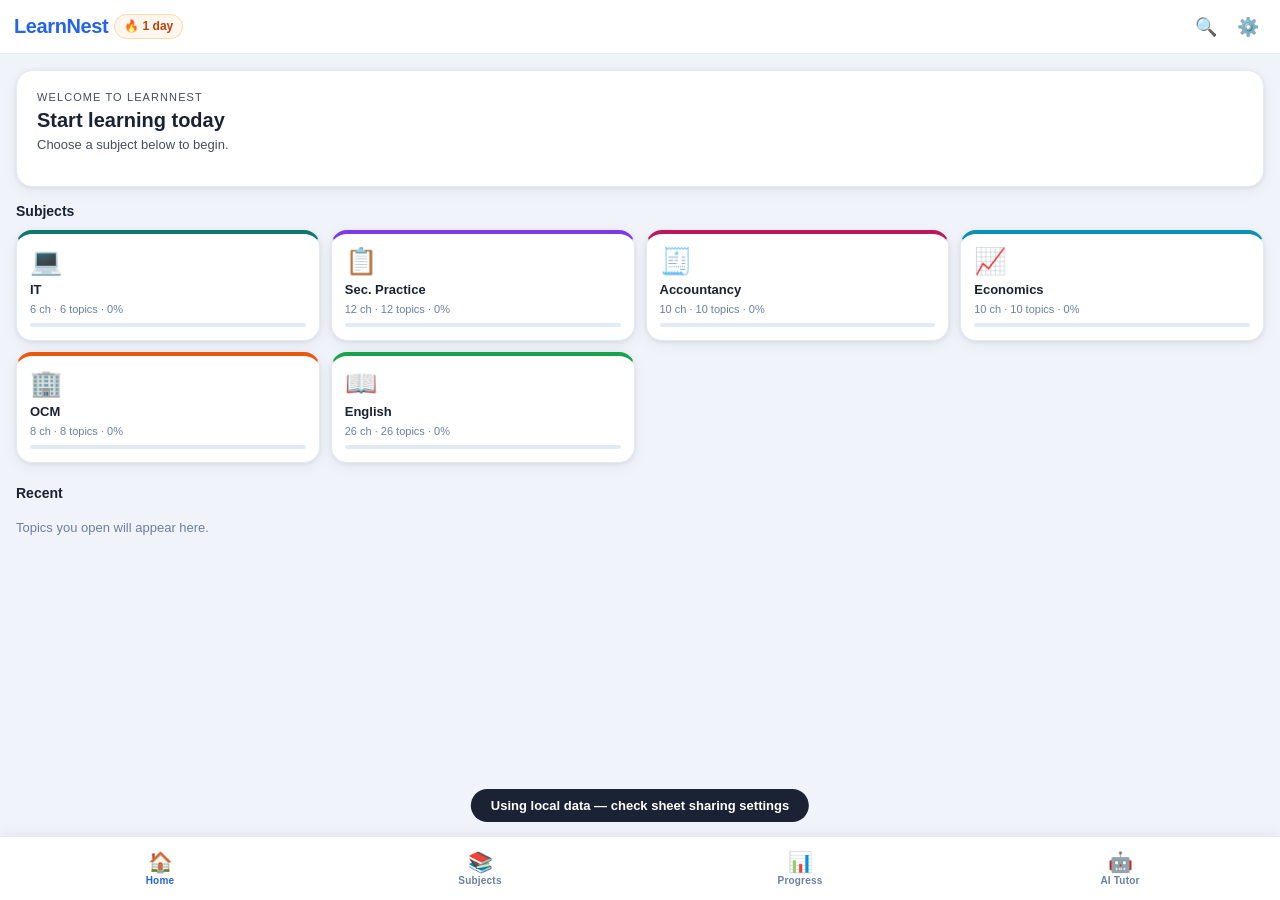
<file: index.html>
<!DOCTYPE html>
<html lang="en">
<head>
  <meta charset="UTF-8">
  <meta name="viewport" content="width=device-width, initial-scale=1.0, viewport-fit=cover">
  <title>LearnNest</title>
  <link rel="stylesheet" href="styles.css">
  <link rel="manifest" href="manifest.json">
</head>
<body>

  <!-- Splash / loading screen -->
  <div id="app-loader" class="loader-screen">
    <div class="loader-logo">LearnNest</div>
    <div class="loader-skel-stack">
      <div class="skel skel-wide"></div>
      <div class="skel skel-card"></div>
      <div class="skel skel-card skel-short"></div>
    </div>
  </div>

  <!-- Main app (hidden until data loads) -->
  <div id="app-shell" class="app-shell" style="display:none">

    <!-- ── SCREEN: Home ───────────────────────────────────────── -->
    <div id="screen-home" class="screen active">
      <header class="app-header">
        <div class="app-header-left">
          <span class="app-logo">LearnNest</span>
          <span id="streak-badge" class="streak-badge"></span>
        </div>
        <div class="app-header-right">
          <button id="search-toggle" class="icon-btn" aria-label="Search" title="Search">🔍</button>
          <a href="parent.html" class="icon-btn" title="Parent upload">⚙️</a>
        </div>
      </header>
      <div id="search-bar" class="search-bar" style="display:none">
        <input id="search-input" type="text" placeholder="Search subjects, chapters, topics…" autocomplete="off">
        <button id="search-clear" class="icon-btn">✕</button>
      </div>
      <div class="screen-scroll">
        <div id="continue-card" class="continue-card-wrap"></div>
        <div id="focus-card" class="focus-card" style="display:none"></div>
        <section class="home-section">
          <h2 class="section-title">Subjects</h2>
          <div id="subject-grid" class="subject-grid"></div>
        </section>
        <section class="home-section" id="revision-section" style="display:none">
          <h2 class="section-title">
            Needs Revision
            <span id="revision-count" class="count-badge"></span>
          </h2>
          <div id="revision-list" class="list-stack"></div>
        </section>
        <section class="home-section">
          <h2 class="section-title">Recent</h2>
          <div id="recent-list"></div>
        </section>
      </div>
    </div>

    <!-- ── SCREEN: Subject (chapter accordion) ───────────────── -->
    <div id="screen-subject" class="screen">
      <header class="screen-header">
        <button class="back-btn" id="back-subject">‹ Back</button>
        <div class="screen-title-row">
          <span id="subject-header-icon" class="subject-icon-lg"></span>
          <span id="subject-header-name" class="screen-title-text"></span>
        </div>
        <span id="subject-header-pct" class="screen-header-pct"></span>
      </header>
      <div class="screen-scroll" id="chapters-scroll">
        <div id="chapters-accordion"></div>
      </div>
    </div>

    <!-- ── SCREEN: Content viewer ─────────────────────────────── -->
    <div id="screen-viewer" class="screen">
      <header class="screen-header">
        <button class="back-btn" id="back-viewer">‹ Back</button>
        <div class="viewer-crumb" id="viewer-crumb">
          <div class="viewer-crumb-path"></div>
          <div class="viewer-crumb-topic"></div>
        </div>
        <div class="viewer-actions">
          <button id="bookmark-btn" class="icon-btn" title="Bookmark"></button>
          <button id="complete-btn" class="pill-btn" type="button"></button>
        </div>
      </header>
      <div class="topic-nav-bar">
        <button id="prev-btn" class="topic-nav-btn" title="Previous topic">‹</button>
        <span id="topic-nav-label" class="topic-nav-label"></span>
        <button id="next-btn" class="topic-nav-btn" title="Next topic">›</button>
      </div>
      <div class="screen-scroll" id="viewer-scroll">
        <div id="viewer-summary"></div>
        <div id="viewer-cards"></div>
        <div style="height:88px"></div>
      </div>
      <!-- Floating notes button -->
      <button id="notes-fab" class="notes-fab" title="Study notes">📝</button>
      <!-- Notes overlay + drawer -->
      <div id="notes-overlay" class="notes-overlay"></div>
      <div id="notes-drawer" class="notes-drawer">
        <div class="notes-drawer-hdr">
          <span class="notes-drawer-title">Study Notes</span>
          <button id="notes-close" class="icon-btn">✕</button>
        </div>
        <textarea id="notes-ta" class="notes-ta" placeholder="Write revision notes, formulas, definitions…"></textarea>
      </div>
    </div>

    <!-- ── SCREEN: Progress ───────────────────────────────────── -->
    <div id="screen-progress" class="screen">
      <header class="app-header">
        <span class="app-logo">Progress</span>
      </header>
      <div class="screen-scroll">
        <div id="progress-stats" class="stats-row"></div>
        <section class="home-section">
          <h2 class="section-title">By Subject</h2>
          <div id="progress-bars"></div>
        </section>
        <section class="home-section" id="progress-revision-section" style="display:none">
          <h2 class="section-title">Needs Revision</h2>
          <div id="progress-revision-list" class="list-stack"></div>
        </section>
        <section class="home-section">
          <h2 class="section-title">Bookmarks</h2>
          <div id="bookmarks-list"></div>
        </section>
      </div>
    </div>

    <!-- ── Bottom navigation ──────────────────────────────────── -->
    <nav class="bottom-nav">
      <button class="nav-btn active" data-nav="home">
        <span class="nav-icon">🏠</span>
        <span class="nav-label">Home</span>
      </button>
      <button class="nav-btn" data-nav="subjects">
        <span class="nav-icon">📚</span>
        <span class="nav-label">Subjects</span>
      </button>
      <button class="nav-btn" data-nav="progress">
        <span class="nav-icon">📊</span>
        <span class="nav-label">Progress</span>
      </button>
      <button class="nav-btn" data-nav="ai">
        <span class="nav-icon">🤖</span>
        <span class="nav-label">AI Tutor</span>
      </button>
    </nav>

  </div><!-- /app-shell -->

  <!-- Toast lives outside app-shell so it works during the loading phase too -->
  <div id="toast" class="toast"></div>
  <script src="app.js"></script>
  <script>
  if ('serviceWorker' in navigator) {
    window.addEventListener('load', () => {
      navigator.serviceWorker.register('/sw.js')
        .then(reg => console.log('Service Worker registered!', reg))
        .catch(err => console.log('Service Worker registration failed:', err));
    });
  }
</script>
</body>
</html>
</file>
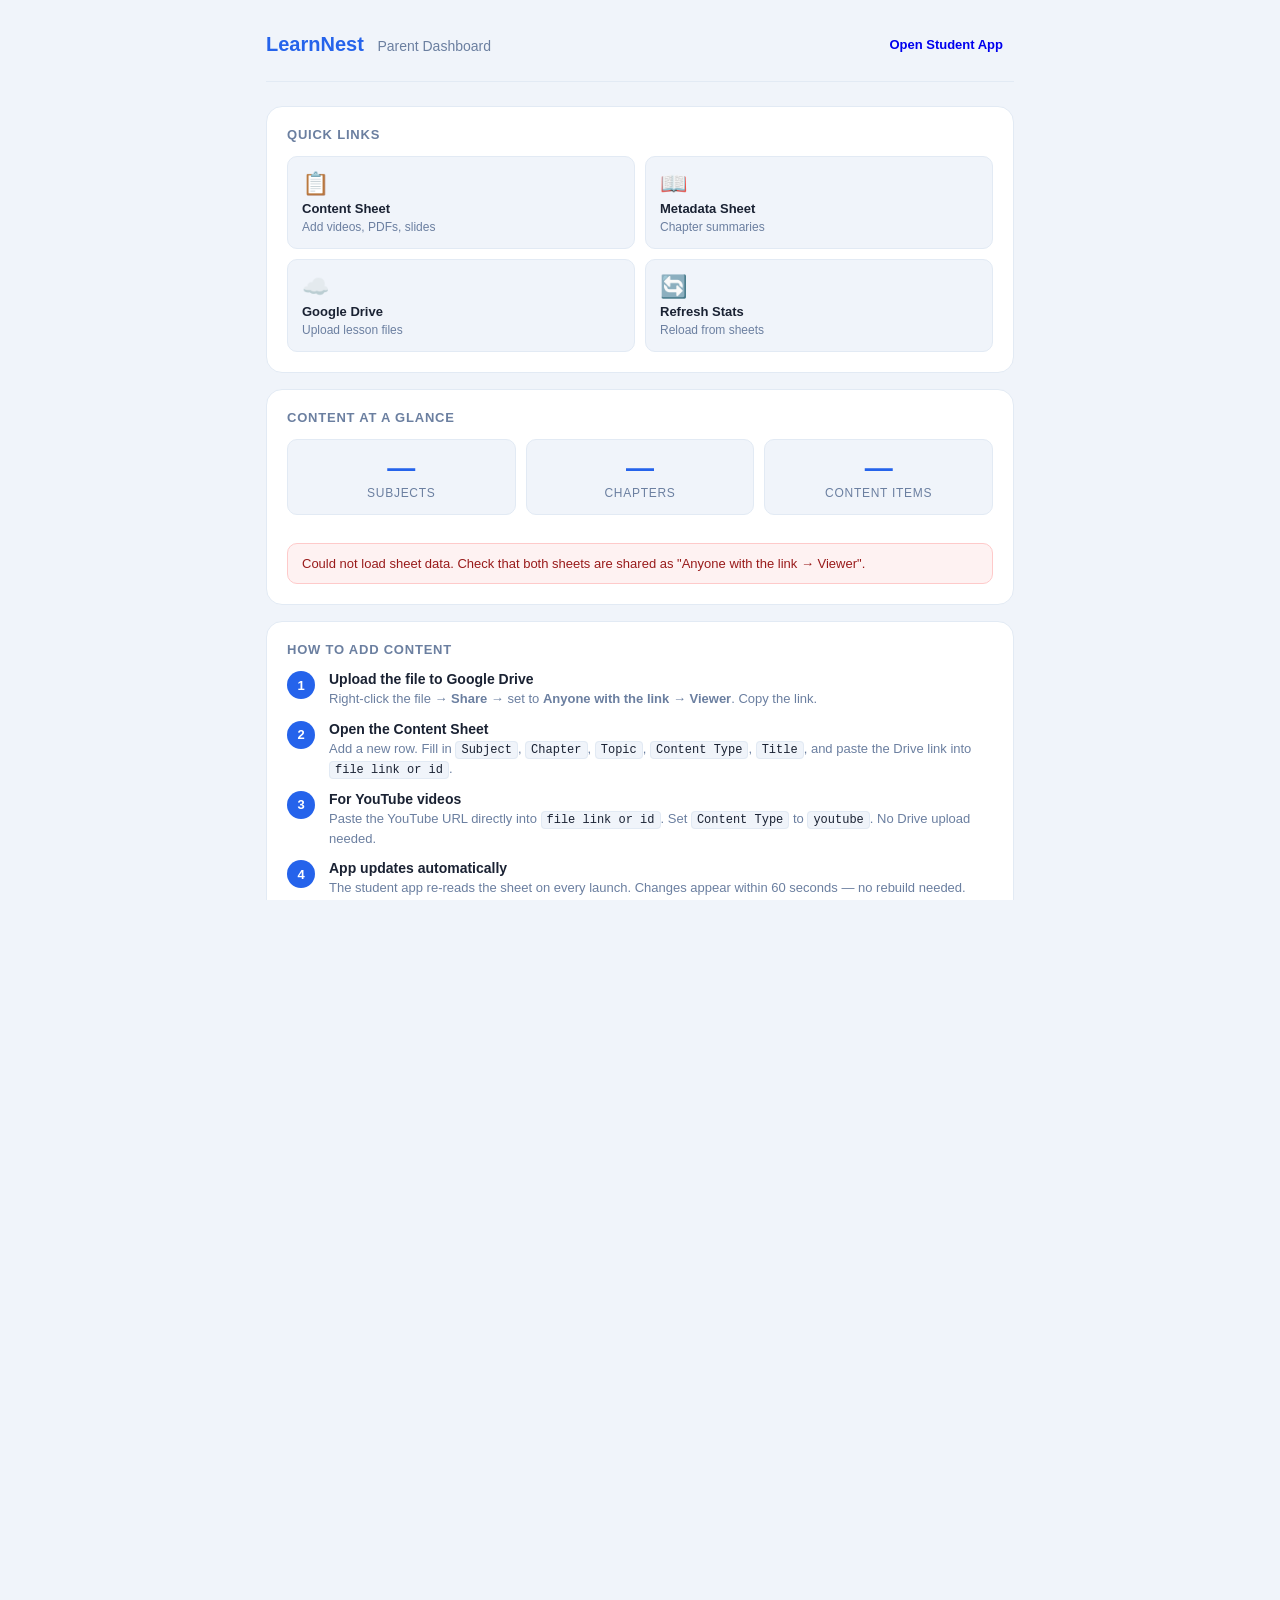
<file: parent.html>
<!DOCTYPE html>
<html lang="en">
<head>
  <meta charset="UTF-8">
  <meta name="viewport" content="width=device-width, initial-scale=1.0">
  <title>LearnNest — Parent Dashboard</title>
  <link rel="stylesheet" href="styles.css">
  <style>
    .parent-wrap       { max-width: 780px; margin: 0 auto; padding: 16px 16px 48px; }
    .parent-header     { display: flex; align-items: center; justify-content: space-between; padding: 16px 0 24px; border-bottom: 1px solid var(--border); margin-bottom: 24px; }
    .parent-logo       { font-size: 20px; font-weight: 700; color: var(--primary); }
    .parent-logo span  { font-weight: 400; color: var(--muted); font-size: 14px; margin-left: 8px; }
    .pcard             { background: var(--surface); border: 1px solid var(--border); border-radius: var(--radius); padding: 20px; margin-bottom: 16px; }
    .pcard-title       { font-size: 13px; font-weight: 600; text-transform: uppercase; letter-spacing: .06em; color: var(--muted); margin-bottom: 14px; }
    .quick-links       { display: grid; grid-template-columns: 1fr 1fr; gap: 10px; }
    .qlink             { display: flex; flex-direction: column; gap: 4px; background: var(--bg); border: 1px solid var(--border); border-radius: var(--radius-sm); padding: 14px; text-decoration: none; color: var(--text); transition: border-color .15s; }
    .qlink:hover       { border-color: var(--primary); }
    .qlink-icon        { font-size: 22px; }
    .qlink-label       { font-size: 13px; font-weight: 600; }
    .qlink-sub         { font-size: 12px; color: var(--muted); }
    .steps             { display: flex; flex-direction: column; gap: 12px; }
    .step              { display: flex; gap: 14px; align-items: flex-start; }
    .step-num          { flex-shrink: 0; width: 28px; height: 28px; border-radius: 50%; background: var(--primary); color: #fff; font-size: 13px; font-weight: 700; display: flex; align-items: center; justify-content: center; }
    .step-body         { flex: 1; }
    .step-title        { font-size: 14px; font-weight: 600; margin-bottom: 2px; }
    .step-desc         { font-size: 13px; color: var(--muted); line-height: 1.5; }
    .step-desc code    { background: var(--bg); border: 1px solid var(--border); border-radius: 4px; padding: 1px 5px; font-size: 12px; color: var(--text); }
    .type-table        { width: 100%; border-collapse: collapse; font-size: 13px; }
    .type-table th     { text-align: left; font-size: 11px; font-weight: 600; text-transform: uppercase; letter-spacing: .05em; color: var(--muted); padding: 6px 10px; border-bottom: 1px solid var(--border); }
    .type-table td     { padding: 8px 10px; border-bottom: 1px solid var(--border); vertical-align: top; }
    .type-table tr:last-child td { border-bottom: none; }
    .type-tag          { display: inline-block; background: var(--primary-soft); color: var(--primary); border-radius: 4px; padding: 2px 7px; font-size: 12px; font-weight: 600; font-family: monospace; }
    .stats-grid        { display: grid; grid-template-columns: repeat(3, 1fr); gap: 10px; margin-bottom: 16px; }
    .stat-box          { background: var(--bg); border: 1px solid var(--border); border-radius: var(--radius-sm); padding: 14px; text-align: center; }
    .stat-num          { font-size: 28px; font-weight: 700; color: var(--primary); line-height: 1; }
    .stat-label        { font-size: 12px; color: var(--muted); margin-top: 4px; }
    .subject-rows      { display: flex; flex-direction: column; gap: 8px; }
    .subject-row       { display: flex; align-items: center; gap: 10px; background: var(--bg); border: 1px solid var(--border); border-radius: var(--radius-sm); padding: 10px 14px; }
    .subject-dot       { width: 10px; height: 10px; border-radius: 50%; flex-shrink: 0; }
    .subject-name      { flex: 1; font-size: 13px; font-weight: 600; }
    .subject-counts    { font-size: 12px; color: var(--muted); text-align: right; }
    .pill-status       { display: inline-block; padding: 2px 8px; border-radius: 20px; font-size: 11px; font-weight: 600; }
    .pill-ok           { background: #dcfce7; color: #166534; }
    .pill-warn         { background: #fef9c3; color: #854d0e; }
    .loading-msg       { color: var(--muted); font-size: 13px; padding: 12px 0; }
    .alert-box         { background: #fef2f2; border: 1px solid #fecaca; border-radius: var(--radius-sm); padding: 12px 14px; font-size: 13px; color: #991b1b; margin-top: 12px; display: none; }
    @media (max-width: 480px) {
      .quick-links    { grid-template-columns: 1fr; }
      .stats-grid     { grid-template-columns: repeat(3, 1fr); }
    }
  </style>
</head>
<body>
<div class="parent-wrap">

  <header class="parent-header">
    <div>
      <div class="parent-logo">LearnNest <span>Parent Dashboard</span></div>
    </div>
    <a href="index.html" class="pill-btn" style="text-decoration:none;font-size:13px;">Open Student App</a>
  </header>

  <!-- Quick Links -->
  <div class="pcard">
    <div class="pcard-title">Quick Links</div>
    <div class="quick-links">
      <a class="qlink" href="https://docs.google.com/spreadsheets/d/1LfxDKr9vX0inr6FgahPC5wyIHwjfaeQHtPhd0oEGmy0/edit" target="_blank" rel="noopener">
        <span class="qlink-icon">📋</span>
        <span class="qlink-label">Content Sheet</span>
        <span class="qlink-sub">Add videos, PDFs, slides</span>
      </a>
      <a class="qlink" href="https://docs.google.com/spreadsheets/d/1ETh_n0VZLEWJFXk31bbhsb34zKZ6Q-REA7bLPHTwnKM/edit" target="_blank" rel="noopener">
        <span class="qlink-icon">📖</span>
        <span class="qlink-label">Metadata Sheet</span>
        <span class="qlink-sub">Chapter summaries</span>
      </a>
      <a class="qlink" href="https://drive.google.com" target="_blank" rel="noopener">
        <span class="qlink-icon">☁️</span>
        <span class="qlink-label">Google Drive</span>
        <span class="qlink-sub">Upload lesson files</span>
      </a>
      <a class="qlink" id="refresh-link" href="#" onclick="loadStats(); return false;">
        <span class="qlink-icon">🔄</span>
        <span class="qlink-label">Refresh Stats</span>
        <span class="qlink-sub">Reload from sheets</span>
      </a>
    </div>
  </div>

  <!-- Live Stats -->
  <div class="pcard">
    <div class="pcard-title">Content at a Glance</div>
    <div class="stats-grid">
      <div class="stat-box"><div class="stat-num" id="stat-subjects">—</div><div class="stat-label">Subjects</div></div>
      <div class="stat-box"><div class="stat-num" id="stat-chapters">—</div><div class="stat-label">Chapters</div></div>
      <div class="stat-box"><div class="stat-num" id="stat-items">—</div><div class="stat-label">Content Items</div></div>
    </div>
    <div class="subject-rows" id="subject-rows">
      <p class="loading-msg">Loading from Google Sheets…</p>
    </div>
    <div class="alert-box" id="stats-error">Could not load sheet data. Check that both sheets are shared as "Anyone with the link → Viewer".</div>
  </div>

  <!-- How to add content -->
  <div class="pcard">
    <div class="pcard-title">How to Add Content</div>
    <div class="steps">
      <div class="step">
        <div class="step-num">1</div>
        <div class="step-body">
          <div class="step-title">Upload the file to Google Drive</div>
          <div class="step-desc">Right-click the file → <strong>Share</strong> → set to <strong>Anyone with the link → Viewer</strong>. Copy the link.</div>
        </div>
      </div>
      <div class="step">
        <div class="step-num">2</div>
        <div class="step-body">
          <div class="step-title">Open the Content Sheet</div>
          <div class="step-desc">Add a new row. Fill in <code>Subject</code>, <code>Chapter</code>, <code>Topic</code>, <code>Content Type</code>, <code>Title</code>, and paste the Drive link into <code>file link or id</code>.</div>
        </div>
      </div>
      <div class="step">
        <div class="step-num">3</div>
        <div class="step-body">
          <div class="step-title">For YouTube videos</div>
          <div class="step-desc">Paste the YouTube URL directly into <code>file link or id</code>. Set <code>Content Type</code> to <code>youtube</code>. No Drive upload needed.</div>
        </div>
      </div>
      <div class="step">
        <div class="step-num">4</div>
        <div class="step-body">
          <div class="step-title">App updates automatically</div>
          <div class="step-desc">The student app re-reads the sheet on every launch. Changes appear within 60 seconds — no rebuild needed.</div>
        </div>
      </div>
      <div class="step">
        <div class="step-num">5</div>
        <div class="step-body">
          <div class="step-title">Add a chapter summary (optional)</div>
          <div class="step-desc">Open the Metadata Sheet and add a row with <code>Subject</code>, <code>Chapter</code>, <code>Summary</code>, and <code>Detailed Summary</code>. This appears at the top of the chapter in the student app.</div>
        </div>
      </div>
    </div>
  </div>

  <!-- Subject name reference -->
  <div class="pcard">
    <div class="pcard-title">Subject Names (use exactly as shown)</div>
    <table class="type-table">
      <thead><tr><th>In Sheet</th><th>Displayed as</th></tr></thead>
      <tbody>
        <tr><td><span class="type-tag">IT</span></td><td>Information Technology</td></tr>
        <tr><td><span class="type-tag">SP</span></td><td>Secretarial Practice</td></tr>
        <tr><td><span class="type-tag">Accountancy</span></td><td>Book-Keeping &amp; Accountancy</td></tr>
        <tr><td><span class="type-tag">Economics</span></td><td>Economics</td></tr>
        <tr><td><span class="type-tag">OCM</span></td><td>Organisation of Commerce &amp; Management</td></tr>
        <tr><td><span class="type-tag">English</span></td><td>English Yuvakbharati</td></tr>
      </tbody>
    </table>
  </div>

  <!-- Content type reference -->
  <div class="pcard">
    <div class="pcard-title">Content Type Reference</div>
    <table class="type-table">
      <thead><tr><th>Content Type</th><th>What to put in "file link or id"</th></tr></thead>
      <tbody>
        <tr><td><span class="type-tag">youtube</span></td><td>YouTube video URL (auto-detected)</td></tr>
        <tr><td><span class="type-tag">pdf</span></td><td>Google Drive PDF link or file ID</td></tr>
        <tr><td><span class="type-tag">pptx</span></td><td>Google Drive PowerPoint link or file ID</td></tr>
        <tr><td><span class="type-tag">docx</span></td><td>Google Drive Word doc link or file ID</td></tr>
        <tr><td><span class="type-tag">xlsx</span></td><td>Google Drive Excel link or file ID</td></tr>
        <tr><td><span class="type-tag">gdoc</span></td><td>Google Docs URL (auto-detected)</td></tr>
        <tr><td><span class="type-tag">gslides</span></td><td>Google Slides URL (auto-detected)</td></tr>
        <tr><td><span class="type-tag">gsheet</span></td><td>Google Sheets URL (auto-detected)</td></tr>
        <tr><td><span class="type-tag">audio</span></td><td>Google Drive audio file link or file ID</td></tr>
        <tr><td><span class="type-tag">image</span></td><td>Google Drive image link or file ID</td></tr>
        <tr><td><span class="type-tag">link</span></td><td>Any external URL</td></tr>
      </tbody>
    </table>
  </div>

</div><!-- /parent-wrap -->

<script src="parent.js"></script>
</body>
</html>
</file>
<file: styles.css>
*, *::before, *::after { box-sizing: border-box; margin: 0; padding: 0; }

:root {
  --bg:          #f0f4fa;
  --surface:     #ffffff;
  --border:      #e2eaf4;
  --text:        #1a2233;
  --muted:       #6b7fa0;
  --primary:     #2563eb;
  --primary-soft:#eff6ff;
  --success:     #16a34a;
  --warning:     #d97706;
  --nav-h:       64px;
  --hdr-h:       54px;
  --radius:      16px;
  --radius-sm:   10px;
  --shadow:      0 1px 4px rgba(0,0,0,0.08), 0 4px 16px rgba(0,0,0,0.05);
}

html, body {
  height: 100%;
  font-family: -apple-system, BlinkMacSystemFont, "Segoe UI", Roboto, Arial, sans-serif;
  background: var(--bg);
  color: var(--text);
  -webkit-font-smoothing: antialiased;
  overflow: hidden;
}

button, input, textarea { font: inherit; }

/* ── Loader ──────────────────────────────────────────────────── */
.loader-screen {
  position: fixed;
  inset: 0;
  background: var(--primary);
  display: flex;
  flex-direction: column;
  align-items: center;
  justify-content: center;
  gap: 32px;
  z-index: 9999;
}
.loader-logo {
  color: #fff;
  font-size: 30px;
  font-weight: 800;
  letter-spacing: -0.5px;
}
.loader-skel-stack {
  width: min(300px, 80vw);
  display: flex;
  flex-direction: column;
  gap: 12px;
}
.skel {
  background: rgba(255,255,255,0.18);
  border-radius: 10px;
  animation: pulse 1.4s ease-in-out infinite;
}
.skel-wide  { height: 18px; width: 55%; }
.skel-card  { height: 80px; }
.skel-short { width: 75%; }
@keyframes pulse { 0%,100% { opacity: 0.4; } 50% { opacity: 0.9; } }

/* ── App shell ───────────────────────────────────────────────── */
.app-shell {
  position: fixed;
  inset: 0;
  display: flex;
  flex-direction: column;
  overflow: hidden;
}

/* ── Screens ─────────────────────────────────────────────────── */
.screen {
  position: absolute;
  inset: 0;
  bottom: var(--nav-h);
  display: none;
  flex-direction: column;
  background: var(--bg);
  overflow: hidden;
}
.screen.active { display: flex; }

.screen-scroll {
  flex: 1;
  overflow-y: auto;
  -webkit-overflow-scrolling: touch;
  padding: 16px 16px 24px;
}

/* ── Headers ─────────────────────────────────────────────────── */
.app-header {
  display: flex;
  align-items: center;
  justify-content: space-between;
  height: var(--hdr-h);
  padding: 0 14px;
  background: var(--surface);
  border-bottom: 1px solid var(--border);
  flex-shrink: 0;
}
.app-logo {
  font-size: 20px;
  font-weight: 800;
  color: var(--primary);
  letter-spacing: -0.4px;
}
.app-header-left, .app-header-right {
  display: flex;
  align-items: center;
  gap: 6px;
}

.screen-header {
  display: flex;
  align-items: center;
  gap: 8px;
  height: var(--hdr-h);
  padding: 0 10px 0 6px;
  background: var(--surface);
  border-bottom: 1px solid var(--border);
  flex-shrink: 0;
  overflow: hidden;
}
.screen-title-row {
  flex: 1;
  display: flex;
  align-items: center;
  gap: 8px;
  min-width: 0;
}
.screen-title-text {
  font-size: 15px;
  font-weight: 700;
  white-space: nowrap;
  overflow: hidden;
  text-overflow: ellipsis;
}
.screen-header-pct {
  font-size: 12px;
  color: var(--muted);
  white-space: nowrap;
  flex-shrink: 0;
}
.back-btn {
  background: none;
  border: none;
  color: var(--primary);
  font-size: 15px;
  font-weight: 600;
  cursor: pointer;
  padding: 8px 6px;
  white-space: nowrap;
  flex-shrink: 0;
}
.icon-btn {
  display: inline-flex;
  align-items: center;
  justify-content: center;
  background: none;
  border: none;
  cursor: pointer;
  padding: 7px;
  font-size: 18px;
  border-radius: 8px;
  color: var(--muted);
  text-decoration: none;
  -webkit-tap-highlight-color: transparent;
}
.icon-btn:active { background: var(--bg); }
.subject-icon-lg { font-size: 22px; flex-shrink: 0; }

/* ── Search bar ──────────────────────────────────────────────── */
.search-bar {
  display: flex;
  align-items: center;
  gap: 8px;
  padding: 8px 14px;
  background: var(--surface);
  border-bottom: 1px solid var(--border);
  flex-shrink: 0;
}
.search-bar input {
  flex: 1;
  border: 1px solid var(--border);
  border-radius: var(--radius-sm);
  padding: 9px 13px;
  background: var(--bg);
  outline: none;
  font-size: 14px;
  color: var(--text);
}
.search-bar input:focus { border-color: var(--primary); }

/* ── Streak badge ────────────────────────────────────────────── */
.streak-badge {
  background: #fff7ed;
  color: #c2410c;
  border: 1px solid #fed7aa;
  border-radius: 999px;
  padding: 3px 9px;
  font-size: 12px;
  font-weight: 700;
  line-height: 1.4;
}

/* ── Continue card ───────────────────────────────────────────── */
.continue-card-wrap { margin-bottom: 16px; }

.continue-card {
  border-radius: var(--radius);
  padding: 20px;
  color: #fff;
  cursor: pointer;
  position: relative;
  overflow: hidden;
  box-shadow: var(--shadow);
  -webkit-tap-highlight-color: transparent;
}
.continue-card::after {
  content: '';
  position: absolute;
  top: -40px; right: -40px;
  width: 130px; height: 130px;
  background: rgba(255,255,255,0.07);
  border-radius: 50%;
  pointer-events: none;
}
.continue-card-empty {
  background: var(--surface);
  border: 1px solid var(--border);
  color: var(--text);
  cursor: default;
}
.cc-eyebrow {
  font-size: 11px;
  text-transform: uppercase;
  letter-spacing: 0.1em;
  opacity: 0.8;
  margin-bottom: 5px;
}
.cc-topic {
  font-size: 20px;
  font-weight: 800;
  line-height: 1.2;
  margin-bottom: 5px;
}
.cc-meta {
  font-size: 13px;
  opacity: 0.8;
  margin-bottom: 14px;
}
.cc-progress {
  height: 5px;
  background: rgba(255,255,255,0.25);
  border-radius: 999px;
  overflow: hidden;
  margin-bottom: 14px;
}
.cc-progress-fill {
  height: 100%;
  background: #fff;
  border-radius: 999px;
  transition: width 0.5s;
}
.cc-btn {
  display: inline-flex;
  align-items: center;
  gap: 5px;
  background: rgba(255,255,255,0.18);
  color: #fff;
  border: 1px solid rgba(255,255,255,0.3);
  border-radius: var(--radius-sm);
  padding: 8px 16px;
  font-size: 14px;
  font-weight: 600;
  cursor: pointer;
}

/* ── Focus card ──────────────────────────────────────────────── */
.focus-card {
  background: #fffbeb;
  border: 1px solid #fcd34d;
  border-radius: var(--radius);
  padding: 14px 16px;
  margin-bottom: 16px;
  display: flex;
  align-items: center;
  gap: 12px;
  cursor: pointer;
  -webkit-tap-highlight-color: transparent;
}
.focus-card:active { background: #fef3c7; }
.focus-icon { font-size: 26px; flex-shrink: 0; }
.focus-body strong { display: block; font-size: 14px; font-weight: 700; margin-bottom: 2px; }
.focus-body span { font-size: 12px; color: var(--muted); }

/* ── Section ─────────────────────────────────────────────────── */
.home-section { margin-bottom: 22px; }
.section-title {
  font-size: 14px;
  font-weight: 700;
  color: var(--text);
  margin-bottom: 11px;
  display: flex;
  align-items: center;
  gap: 8px;
}
.count-badge {
  background: var(--primary);
  color: #fff;
  border-radius: 999px;
  font-size: 11px;
  font-weight: 700;
  padding: 2px 7px;
  line-height: 1.4;
}

/* ── Subject grid ────────────────────────────────────────────── */
.subject-grid {
  display: grid;
  grid-template-columns: 1fr 1fr;
  gap: 11px;
}
.subject-card {
  background: var(--surface);
  border: 1px solid var(--border);
  border-top: 4px solid var(--sc, var(--primary));
  border-radius: var(--radius);
  padding: 14px 13px 13px;
  text-align: left;
  cursor: pointer;
  box-shadow: var(--shadow);
  -webkit-tap-highlight-color: transparent;
  transition: transform 0.12s;
}
.subject-card:active { transform: scale(0.97); }
.sc-icon {
  font-size: 26px;
  display: block;
  margin-bottom: 8px;
  line-height: 1;
}
.sc-name {
  display: block;
  font-size: 13px;
  font-weight: 700;
  line-height: 1.3;
  margin-bottom: 4px;
  color: var(--text);
  word-break: break-word;
}
.sc-meta {
  display: block;
  font-size: 11px;
  color: var(--muted);
  margin-bottom: 8px;
}
.sc-bar {
  height: 4px;
  background: var(--border);
  border-radius: 999px;
  overflow: hidden;
}
.sc-bar-fill {
  height: 100%;
  background: var(--sc, var(--primary));
  border-radius: 999px;
}

/* ── List items (recent, revision, bookmarks) ────────────────── */
.list-stack { display: flex; flex-direction: column; gap: 8px; }

.list-item {
  display: flex;
  align-items: center;
  gap: 11px;
  background: var(--surface);
  border: 1px solid var(--border);
  border-radius: var(--radius-sm);
  padding: 11px 13px;
  cursor: pointer;
  text-align: left;
  width: 100%;
  box-shadow: var(--shadow);
  -webkit-tap-highlight-color: transparent;
}
.list-item:active { background: var(--primary-soft); }

.li-dot {
  width: 9px;
  height: 9px;
  border-radius: 50%;
  flex-shrink: 0;
}
.dot-done     { background: var(--success); }
.dot-progress { background: var(--primary); }
.dot-empty    { background: var(--border); border: 1px solid var(--muted); }
.dot-revision { background: var(--warning); }

.li-body { flex: 1; min-width: 0; }
.li-kicker {
  font-size: 10px;
  text-transform: uppercase;
  letter-spacing: 0.07em;
  color: var(--primary);
  font-weight: 700;
  margin-bottom: 2px;
}
.li-title {
  font-size: 14px;
  font-weight: 600;
  white-space: nowrap;
  overflow: hidden;
  text-overflow: ellipsis;
}
.li-meta { font-size: 11px; color: var(--muted); margin-top: 1px; }
.li-arrow { color: var(--muted); font-size: 18px; flex-shrink: 0; }

.empty-note { color: var(--muted); font-size: 13px; padding: 8px 0; }

/* ── Chapter accordion ───────────────────────────────────────── */
.chapter-card {
  background: var(--surface);
  border: 1px solid var(--border);
  border-radius: var(--radius);
  margin-bottom: 10px;
  overflow: hidden;
  box-shadow: var(--shadow);
}
.chapter-card-hdr {
  display: flex;
  align-items: center;
  gap: 11px;
  padding: 13px 14px;
  cursor: pointer;
  user-select: none;
  -webkit-tap-highlight-color: transparent;
}
.chapter-card-hdr:active { background: var(--bg); }

.ch-num {
  width: 34px;
  height: 34px;
  border-radius: 9px;
  display: flex;
  align-items: center;
  justify-content: center;
  font-size: 14px;
  font-weight: 800;
  flex-shrink: 0;
}
.ch-info { flex: 1; min-width: 0; }
.ch-name {
  font-size: 14px;
  font-weight: 700;
  white-space: nowrap;
  overflow: hidden;
  text-overflow: ellipsis;
  margin-bottom: 3px;
}
.ch-meta {
  font-size: 11px;
  color: var(--muted);
  margin-bottom: 5px;
}
.ch-dots { display: flex; gap: 5px; flex-wrap: wrap; }
.topic-dot {
  width: 8px;
  height: 8px;
  border-radius: 50%;
  display: inline-block;
  flex-shrink: 0;
}

.ch-right {
  display: flex;
  align-items: center;
  gap: 7px;
  flex-shrink: 0;
}
.quiz-chip {
  background: var(--primary-soft);
  color: var(--primary);
  border: 1px solid #bfdbfe;
  border-radius: 999px;
  padding: 4px 10px;
  font-size: 11px;
  font-weight: 700;
  cursor: pointer;
  white-space: nowrap;
  -webkit-tap-highlight-color: transparent;
}
.ch-chevron {
  color: var(--muted);
  font-size: 20px;
  transition: transform 0.2s;
  line-height: 1;
}
.chapter-card.open .ch-chevron { transform: rotate(90deg); }

.chapter-card-body {
  max-height: 0;
  overflow: hidden;
  transition: max-height 0.3s cubic-bezier(0.4, 0, 0.2, 1);
}
.chapter-card.open .chapter-card-body { max-height: 3000px; }

.ch-summary {
  padding: 0 14px 11px;
  font-size: 13px;
  color: var(--muted);
  line-height: 1.6;
  border-bottom: 1px solid var(--border);
}

/* ── Topic rows inside accordion ─────────────────────────────── */
.topic-row {
  display: flex;
  align-items: center;
  gap: 11px;
  padding: 11px 14px;
  border-top: 1px solid var(--border);
  cursor: pointer;
  -webkit-tap-highlight-color: transparent;
  transition: background 0.1s;
}
.topic-row:active { background: var(--primary-soft); }
.topic-row-name {
  flex: 1;
  font-size: 14px;
  font-weight: 500;
  white-space: nowrap;
  overflow: hidden;
  text-overflow: ellipsis;
}
.topic-row-name.done { color: var(--muted); text-decoration: line-through; }
.topic-type-icons { font-size: 13px; flex-shrink: 0; }
.topic-row-arrow { color: var(--muted); font-size: 16px; flex-shrink: 0; }

/* ── Viewer header ───────────────────────────────────────────── */
.viewer-crumb {
  flex: 1;
  min-width: 0;
  overflow: hidden;
}
.viewer-crumb-path {
  font-size: 11px;
  color: var(--muted);
  white-space: nowrap;
  overflow: hidden;
  text-overflow: ellipsis;
}
.viewer-crumb-topic {
  font-size: 14px;
  font-weight: 700;
  white-space: nowrap;
  overflow: hidden;
  text-overflow: ellipsis;
}
.viewer-actions {
  display: flex;
  align-items: center;
  gap: 3px;
  flex-shrink: 0;
}
.pill-btn {
  border: none;
  border-radius: 999px;
  padding: 5px 11px;
  font-size: 12px;
  font-weight: 700;
  cursor: pointer;
  white-space: nowrap;
  -webkit-tap-highlight-color: transparent;
}
.pill-done { background: #dcfce7; color: var(--success); }
.pill-todo { background: var(--primary-soft); color: var(--primary); }

/* ── Topic prev/next bar ─────────────────────────────────────── */
.topic-nav-bar {
  display: flex;
  align-items: center;
  justify-content: space-between;
  padding: 7px 14px;
  background: var(--surface);
  border-bottom: 1px solid var(--border);
  flex-shrink: 0;
}
.topic-nav-btn {
  background: none;
  border: 1px solid var(--border);
  border-radius: 8px;
  width: 34px;
  height: 34px;
  font-size: 20px;
  cursor: pointer;
  color: var(--text);
  display: flex;
  align-items: center;
  justify-content: center;
  -webkit-tap-highlight-color: transparent;
}
.topic-nav-btn:disabled { opacity: 0.28; cursor: not-allowed; }
.topic-nav-label { font-size: 12px; color: var(--muted); }

/* ── Summary card ────────────────────────────────────────────── */
.summary-card {
  background: linear-gradient(135deg, #eff6ff 0%, #f0f9ff 100%);
  border: 1px solid #bfdbfe;
  border-radius: var(--radius);
  padding: 16px;
  margin-bottom: 13px;
}
.summary-card h4 {
  font-size: 13px;
  font-weight: 700;
  color: var(--primary);
  margin-bottom: 8px;
}
.summary-lead {
  font-size: 14px;
  line-height: 1.7;
  color: var(--text);
  margin-bottom: 10px;
}
.summary-more-btn {
  font-size: 13px;
  color: var(--primary);
  font-weight: 600;
  background: none;
  border: none;
  cursor: pointer;
  padding: 0;
}
.summary-expanded {
  margin-top: 12px;
  font-size: 14px;
  line-height: 1.7;
  border-top: 1px solid var(--border);
  padding-top: 10px;
}
.summary-expanded p { margin-bottom: 8px; }

/* ── Content cards ───────────────────────────────────────────── */
.content-card {
  background: var(--surface);
  border: 1px solid var(--border);
  border-radius: var(--radius);
  padding: 15px;
  margin-bottom: 11px;
  box-shadow: var(--shadow);
}
.content-card h4 { font-size: 15px; font-weight: 700; margin-bottom: 5px; }
.resource-meta { font-size: 12px; color: var(--muted); margin-bottom: 11px; }
.content-card a {
  color: var(--primary);
  font-size: 13px;
  font-weight: 600;
  text-decoration: none;
}
.content-card a:hover { text-decoration: underline; }
.media-player {
  width: 100%;
  border-radius: var(--radius-sm);
  background: #000;
  max-height: 280px;
  margin: 9px 0 8px;
  display: block;
}
.pdf-frame {
  width: 100%;
  height: 400px;
  border: 1px solid var(--border);
  border-radius: var(--radius-sm);
  margin: 9px 0 8px;
  display: block;
}
.empty-state {
  background: #fffbeb;
  border: 1px solid #fcd34d;
  border-radius: var(--radius);
  padding: 18px;
  font-size: 14px;
  line-height: 1.7;
}
.empty-state code {
  display: inline-block;
  background: #fff;
  border: 1px solid #fcd34d;
  border-radius: 6px;
  padding: 2px 7px;
  font-size: 12px;
  word-break: break-all;
}

/* ── Floating notes button ───────────────────────────────────── */
.notes-fab {
  position: absolute;
  bottom: 18px;
  right: 14px;
  width: 50px;
  height: 50px;
  border-radius: 50%;
  background: var(--primary);
  color: #fff;
  font-size: 21px;
  border: none;
  cursor: pointer;
  box-shadow: 0 4px 18px rgba(37,99,235,0.38);
  display: flex;
  align-items: center;
  justify-content: center;
  z-index: 10;
  transition: transform 0.13s;
  -webkit-tap-highlight-color: transparent;
}
.notes-fab:active { transform: scale(0.92); }

/* ── Notes drawer ────────────────────────────────────────────── */
.notes-overlay {
  position: absolute;
  inset: 0;
  background: rgba(0,0,0,0.38);
  opacity: 0;
  pointer-events: none;
  transition: opacity 0.22s;
  z-index: 20;
}
.notes-overlay.open { opacity: 1; pointer-events: auto; }

.notes-drawer {
  position: absolute;
  bottom: 0; left: 0; right: 0;
  background: var(--surface);
  border-radius: 18px 18px 0 0;
  padding: 14px 16px 24px;
  transform: translateY(100%);
  transition: transform 0.28s cubic-bezier(0.4, 0, 0.2, 1);
  z-index: 30;
  box-shadow: 0 -8px 30px rgba(0,0,0,0.14);
}
.notes-drawer.open { transform: translateY(0); }
.notes-drawer-hdr {
  display: flex;
  justify-content: space-between;
  align-items: center;
  margin-bottom: 11px;
}
.notes-drawer-title { font-size: 15px; font-weight: 700; }
.notes-ta {
  width: 100%;
  min-height: 150px;
  border: 1px solid var(--border);
  border-radius: var(--radius-sm);
  padding: 11px 13px;
  background: var(--bg);
  outline: none;
  resize: vertical;
  font-size: 14px;
  line-height: 1.6;
  color: var(--text);
}
.notes-ta:focus { border-color: var(--primary); }

/* ── Progress screen ─────────────────────────────────────────── */
.stats-row {
  display: grid;
  grid-template-columns: repeat(3, 1fr);
  gap: 9px;
  margin-bottom: 20px;
}
.stat-card {
  background: var(--surface);
  border: 1px solid var(--border);
  border-radius: var(--radius);
  padding: 15px 10px;
  text-align: center;
  box-shadow: var(--shadow);
}
.stat-value {
  display: block;
  font-size: 24px;
  font-weight: 800;
  color: var(--primary);
  margin-bottom: 3px;
}
.stat-label {
  font-size: 11px;
  color: var(--muted);
  text-transform: uppercase;
  letter-spacing: 0.06em;
}

.progress-bar-item {
  background: var(--surface);
  border: 1px solid var(--border);
  border-radius: var(--radius-sm);
  padding: 13px 14px;
  margin-bottom: 8px;
  box-shadow: var(--shadow);
}
.pbi-row {
  display: flex;
  justify-content: space-between;
  align-items: center;
  margin-bottom: 7px;
}
.pbi-name {
  font-size: 13px;
  font-weight: 600;
  display: flex;
  align-items: center;
  gap: 6px;
}
.pbi-pct { font-size: 13px; font-weight: 700; color: var(--primary); }
.pbi-bar { height: 7px; background: var(--border); border-radius: 999px; overflow: hidden; }
.pbi-fill { height: 100%; border-radius: 999px; transition: width 0.5s ease; }

/* ── Bottom nav ──────────────────────────────────────────────── */
.bottom-nav {
  position: absolute;
  bottom: 0; left: 0; right: 0;
  height: var(--nav-h);
  background: var(--surface);
  border-top: 1px solid var(--border);
  display: flex;
  align-items: stretch;
  z-index: 100;
  box-shadow: 0 -3px 14px rgba(0,0,0,0.05);
}
.nav-btn {
  flex: 1;
  display: flex;
  flex-direction: column;
  align-items: center;
  justify-content: center;
  gap: 3px;
  background: none;
  border: none;
  cursor: pointer;
  color: var(--muted);
  -webkit-tap-highlight-color: transparent;
  transition: color 0.15s;
}
.nav-btn.active { color: var(--primary); }
.nav-icon { font-size: 20px; line-height: 1; }
.nav-label { font-size: 10px; font-weight: 600; letter-spacing: 0.02em; }

/* ── Toast ───────────────────────────────────────────────────── */
.toast {
  position: fixed;
  bottom: calc(var(--nav-h) + 14px);
  left: 50%;
  transform: translateX(-50%) translateY(12px);
  background: #1a2233;
  color: #fff;
  padding: 9px 20px;
  border-radius: 999px;
  font-size: 13px;
  font-weight: 600;
  white-space: nowrap;
  opacity: 0;
  transition: opacity 0.18s, transform 0.18s;
  pointer-events: none;
  z-index: 200;
}
.toast.show { opacity: 1; transform: translateX(-50%) translateY(0); }

/* ── Responsive ──────────────────────────────────────────────── */
@media (min-width: 540px) {
  .subject-grid { grid-template-columns: repeat(3, 1fr); }
  .stats-row   { grid-template-columns: repeat(4, 1fr); }
}
@media (min-width: 800px) {
  .subject-grid { grid-template-columns: repeat(4, 1fr); }
  .pdf-frame { height: 520px; }
}
</file>
